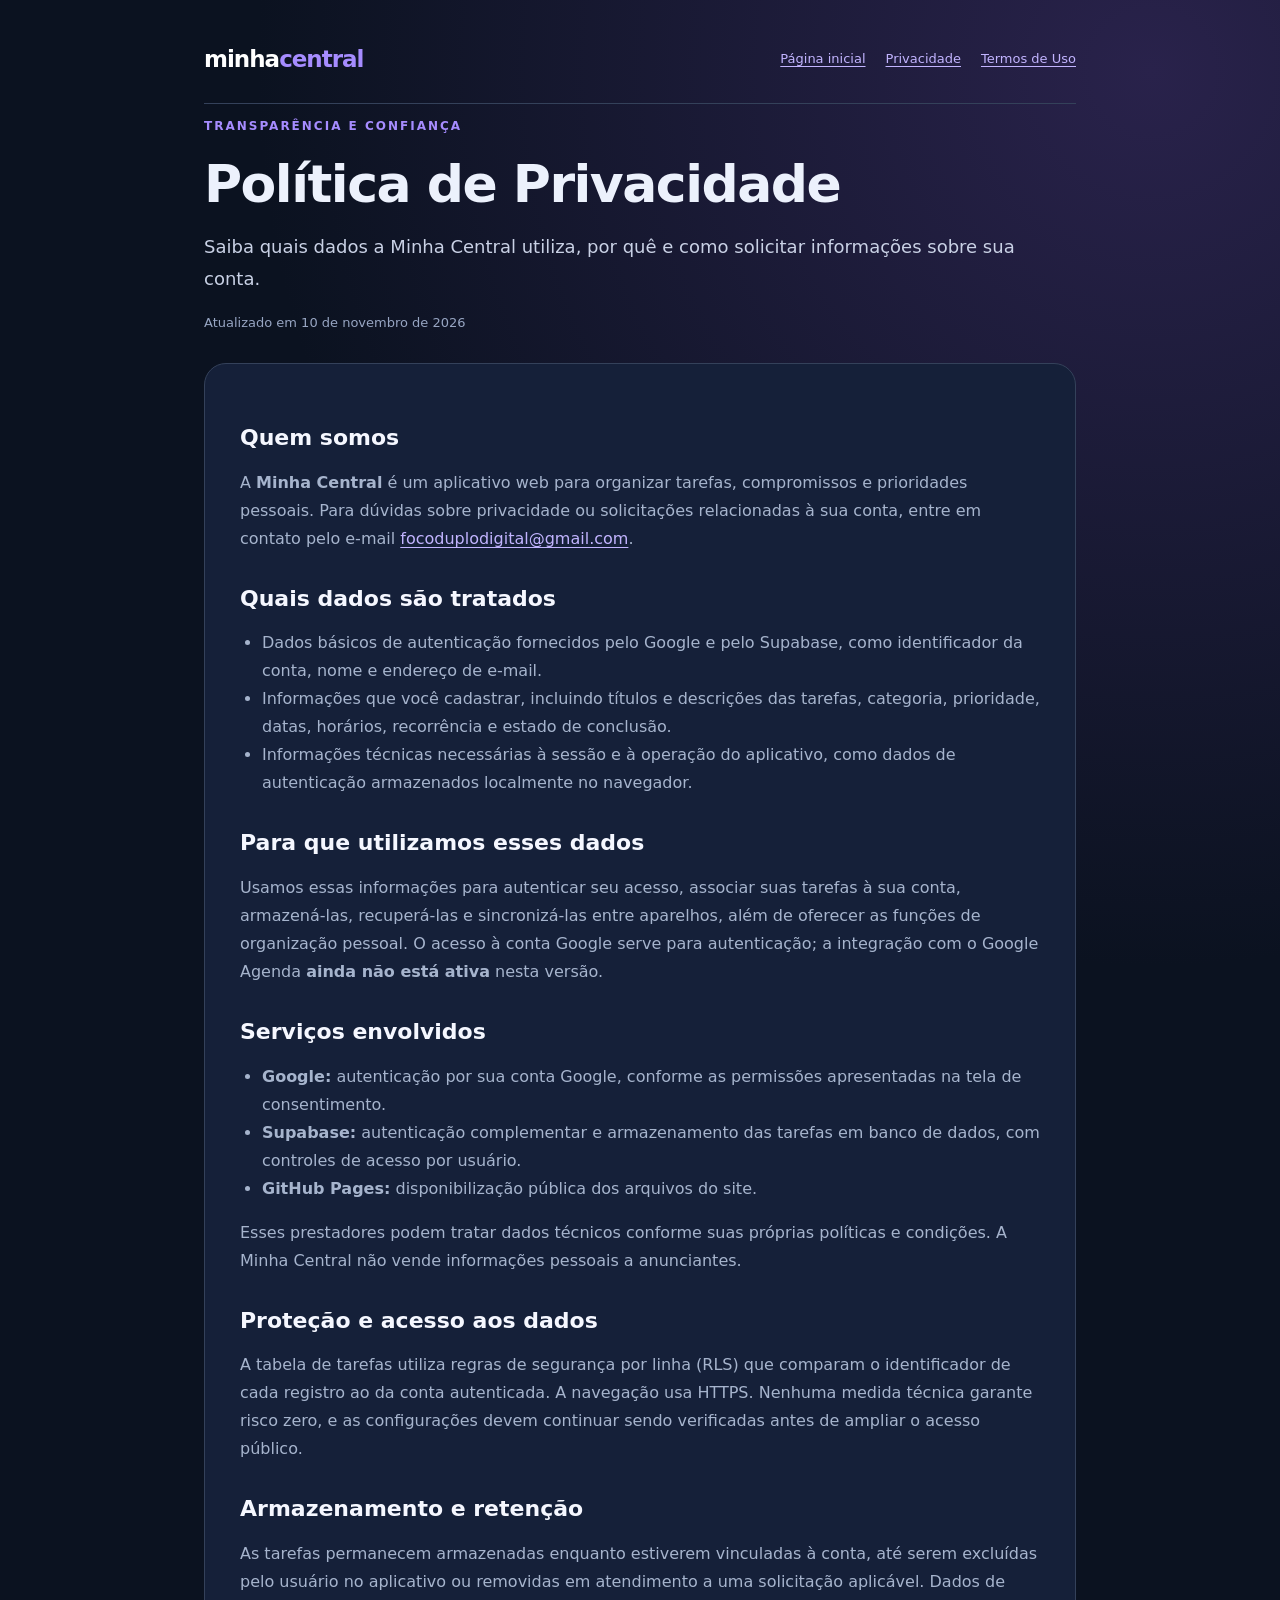
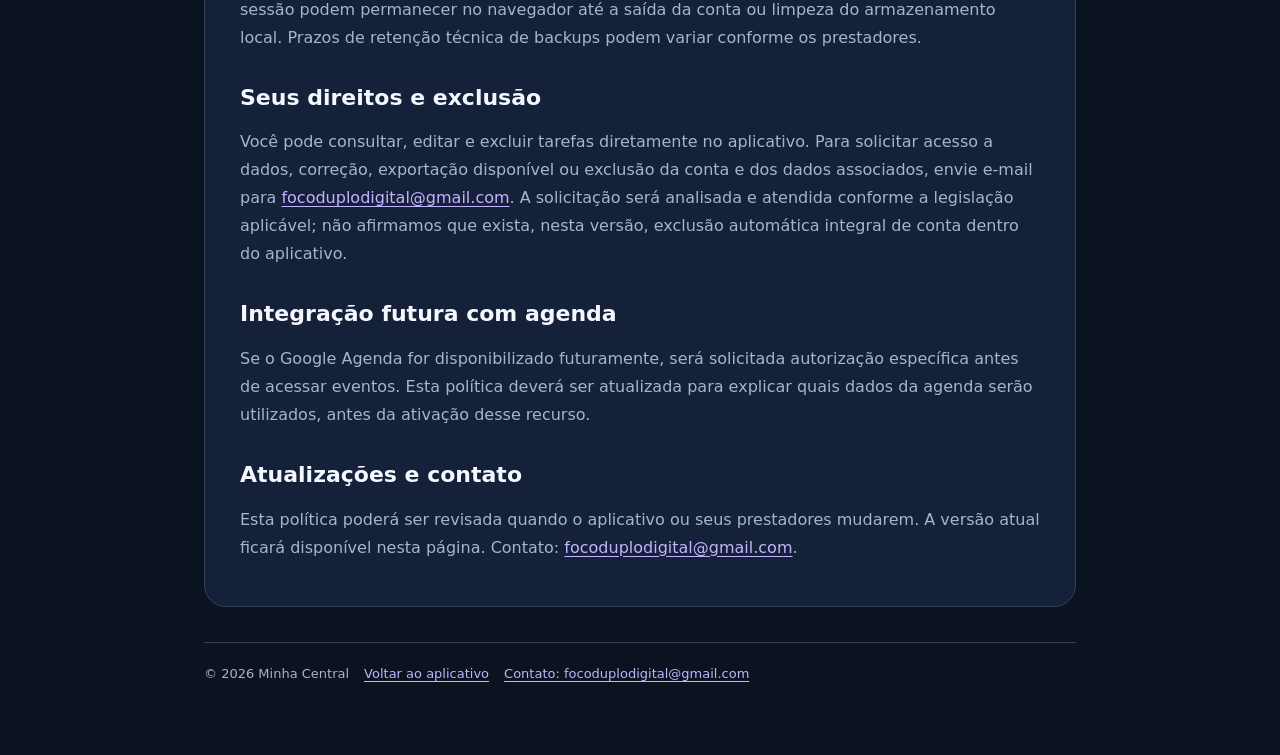
<file: privacidade.html>
<!doctype html><html lang="pt-BR"><head><meta charset="utf-8"><meta name="viewport" content="width=device-width,initial-scale=1"><meta name="theme-color" content="#0b1220"><meta name="description" content="Política de Privacidade da Minha Central."><link rel="icon" href="icon.svg" type="image/svg+xml"><link rel="stylesheet" href="legal.css"><title>Política de Privacidade | Minha Central</title></head><body><div class="wrap"><header class="nav"><a class="logo" href="./">minha<span>central</span></a><nav class="navlinks" aria-label="Navegação"><a href="./">Página inicial</a><a href="privacidade.html">Privacidade</a><a href="termos.html">Termos de Uso</a></nav></header><main><p class="eyebrow">TRANSPARÊNCIA E CONFIANÇA</p><h1>Política de Privacidade</h1><p class="intro">Saiba quais dados a Minha Central utiliza, por quê e como solicitar informações sobre sua conta.</p><p class="stamp">Atualizado em 10 de novembro de 2026</p><article class="sheet"><h2>Quem somos</h2>
<p>A <strong>Minha Central</strong> é um aplicativo web para organizar tarefas, compromissos e prioridades pessoais. Para dúvidas sobre privacidade ou solicitações relacionadas à sua conta, entre em contato pelo e-mail <a href="mailto:focoduplodigital@gmail.com">focoduplodigital@gmail.com</a>.</p>
<h2>Quais dados são tratados</h2>
<ul><li>Dados básicos de autenticação fornecidos pelo Google e pelo Supabase, como identificador da conta, nome e endereço de e-mail.</li><li>Informações que você cadastrar, incluindo títulos e descrições das tarefas, categoria, prioridade, datas, horários, recorrência e estado de conclusão.</li><li>Informações técnicas necessárias à sessão e à operação do aplicativo, como dados de autenticação armazenados localmente no navegador.</li></ul>
<h2>Para que utilizamos esses dados</h2>
<p>Usamos essas informações para autenticar seu acesso, associar suas tarefas à sua conta, armazená-las, recuperá-las e sincronizá-las entre aparelhos, além de oferecer as funções de organização pessoal. O acesso à conta Google serve para autenticação; a integração com o Google Agenda <strong>ainda não está ativa</strong> nesta versão.</p>
<h2>Serviços envolvidos</h2>
<ul><li><strong>Google:</strong> autenticação por sua conta Google, conforme as permissões apresentadas na tela de consentimento.</li><li><strong>Supabase:</strong> autenticação complementar e armazenamento das tarefas em banco de dados, com controles de acesso por usuário.</li><li><strong>GitHub Pages:</strong> disponibilização pública dos arquivos do site.</li></ul><p>Esses prestadores podem tratar dados técnicos conforme suas próprias políticas e condições. A Minha Central não vende informações pessoais a anunciantes.</p>
<h2>Proteção e acesso aos dados</h2>
<p>A tabela de tarefas utiliza regras de segurança por linha (RLS) que comparam o identificador de cada registro ao da conta autenticada. A navegação usa HTTPS. Nenhuma medida técnica garante risco zero, e as configurações devem continuar sendo verificadas antes de ampliar o acesso público.</p>
<h2>Armazenamento e retenção</h2>
<p>As tarefas permanecem armazenadas enquanto estiverem vinculadas à conta, até serem excluídas pelo usuário no aplicativo ou removidas em atendimento a uma solicitação aplicável. Dados de sessão podem permanecer no navegador até a saída da conta ou limpeza do armazenamento local. Prazos de retenção técnica de backups podem variar conforme os prestadores.</p>
<h2>Seus direitos e exclusão</h2>
<p>Você pode consultar, editar e excluir tarefas diretamente no aplicativo. Para solicitar acesso a dados, correção, exportação disponível ou exclusão da conta e dos dados associados, envie e-mail para <a href="mailto:focoduplodigital@gmail.com">focoduplodigital@gmail.com</a>. A solicitação será analisada e atendida conforme a legislação aplicável; não afirmamos que exista, nesta versão, exclusão automática integral de conta dentro do aplicativo.</p>
<h2>Integração futura com agenda</h2>
<p>Se o Google Agenda for disponibilizado futuramente, será solicitada autorização específica antes de acessar eventos. Esta política deverá ser atualizada para explicar quais dados da agenda serão utilizados, antes da ativação desse recurso.</p>
<h2>Atualizações e contato</h2>
<p>Esta política poderá ser revisada quando o aplicativo ou seus prestadores mudarem. A versão atual ficará disponível nesta página. Contato: <a href="mailto:focoduplodigital@gmail.com">focoduplodigital@gmail.com</a>.</p></article></main><footer class="foot"><span>© 2026 Minha Central</span><a href="./">Voltar ao aplicativo</a><a href="mailto:focoduplodigital@gmail.com">Contato: focoduplodigital@gmail.com</a></footer></div></body></html>
</file>
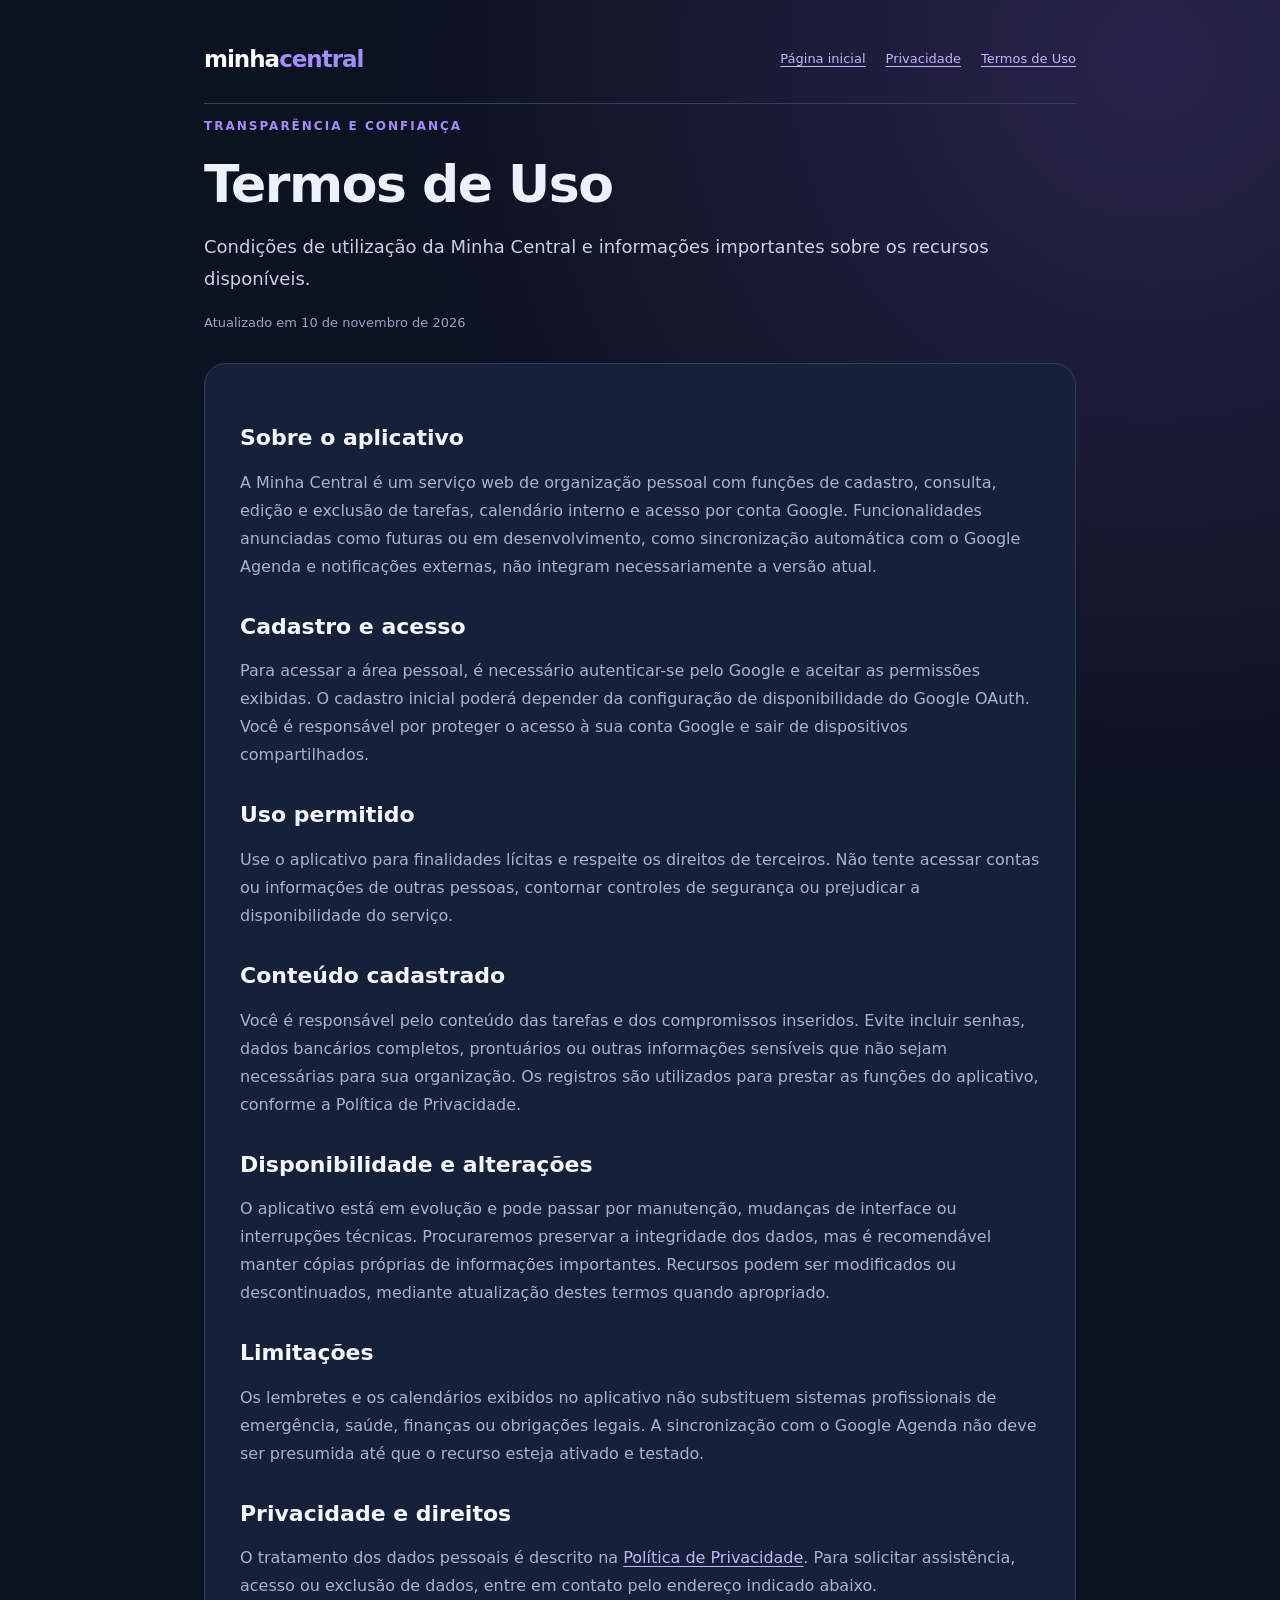
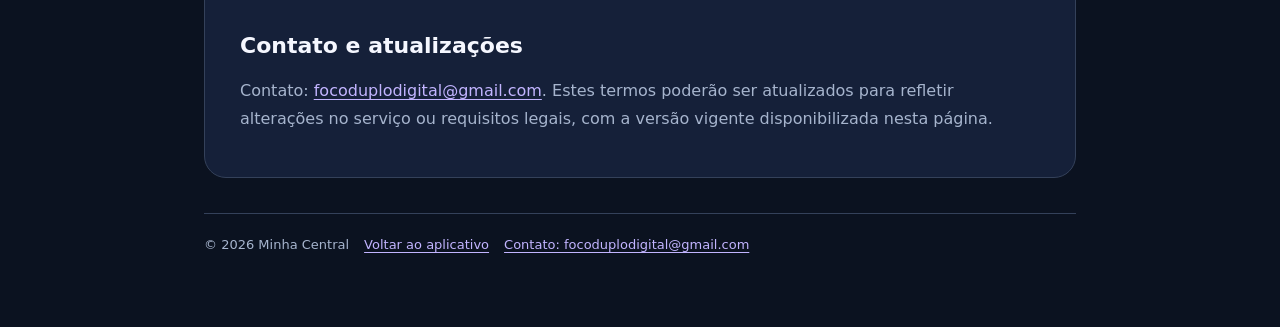
<file: termos.html>
<!doctype html><html lang="pt-BR"><head><meta charset="utf-8"><meta name="viewport" content="width=device-width,initial-scale=1"><meta name="theme-color" content="#0b1220"><meta name="description" content="Termos de Uso da Minha Central."><link rel="icon" href="icon.svg" type="image/svg+xml"><link rel="stylesheet" href="legal.css"><title>Termos de Uso | Minha Central</title></head><body><div class="wrap"><header class="nav"><a class="logo" href="./">minha<span>central</span></a><nav class="navlinks" aria-label="Navegação"><a href="./">Página inicial</a><a href="privacidade.html">Privacidade</a><a href="termos.html">Termos de Uso</a></nav></header><main><p class="eyebrow">TRANSPARÊNCIA E CONFIANÇA</p><h1>Termos de Uso</h1><p class="intro">Condições de utilização da Minha Central e informações importantes sobre os recursos disponíveis.</p><p class="stamp">Atualizado em 10 de novembro de 2026</p><article class="sheet"><h2>Sobre o aplicativo</h2>
<p>A Minha Central é um serviço web de organização pessoal com funções de cadastro, consulta, edição e exclusão de tarefas, calendário interno e acesso por conta Google. Funcionalidades anunciadas como futuras ou em desenvolvimento, como sincronização automática com o Google Agenda e notificações externas, não integram necessariamente a versão atual.</p>
<h2>Cadastro e acesso</h2>
<p>Para acessar a área pessoal, é necessário autenticar-se pelo Google e aceitar as permissões exibidas. O cadastro inicial poderá depender da configuração de disponibilidade do Google OAuth. Você é responsável por proteger o acesso à sua conta Google e sair de dispositivos compartilhados.</p>
<h2>Uso permitido</h2>
<p>Use o aplicativo para finalidades lícitas e respeite os direitos de terceiros. Não tente acessar contas ou informações de outras pessoas, contornar controles de segurança ou prejudicar a disponibilidade do serviço.</p>
<h2>Conteúdo cadastrado</h2>
<p>Você é responsável pelo conteúdo das tarefas e dos compromissos inseridos. Evite incluir senhas, dados bancários completos, prontuários ou outras informações sensíveis que não sejam necessárias para sua organização. Os registros são utilizados para prestar as funções do aplicativo, conforme a Política de Privacidade.</p>
<h2>Disponibilidade e alterações</h2>
<p>O aplicativo está em evolução e pode passar por manutenção, mudanças de interface ou interrupções técnicas. Procuraremos preservar a integridade dos dados, mas é recomendável manter cópias próprias de informações importantes. Recursos podem ser modificados ou descontinuados, mediante atualização destes termos quando apropriado.</p>
<h2>Limitações</h2>
<p>Os lembretes e os calendários exibidos no aplicativo não substituem sistemas profissionais de emergência, saúde, finanças ou obrigações legais. A sincronização com o Google Agenda não deve ser presumida até que o recurso esteja ativado e testado.</p>
<h2>Privacidade e direitos</h2>
<p>O tratamento dos dados pessoais é descrito na <a href="privacidade.html">Política de Privacidade</a>. Para solicitar assistência, acesso ou exclusão de dados, entre em contato pelo endereço indicado abaixo.</p>
<h2>Contato e atualizações</h2>
<p>Contato: <a href="mailto:focoduplodigital@gmail.com">focoduplodigital@gmail.com</a>. Estes termos poderão ser atualizados para refletir alterações no serviço ou requisitos legais, com a versão vigente disponibilizada nesta página.</p></article></main><footer class="foot"><span>© 2026 Minha Central</span><a href="./">Voltar ao aplicativo</a><a href="mailto:focoduplodigital@gmail.com">Contato: focoduplodigital@gmail.com</a></footer></div></body></html>
</file>
<file: legal.css>
:root{color-scheme:dark;--bg:#0b1220;--panel:#172238;--border:#34415a;--text:#ecf1fc;--muted:#a6b4cd;--purple:#a68cff}
*{box-sizing:border-box}body{margin:0;background:radial-gradient(circle at 90% 3%,#29224b 0,transparent 35%),var(--bg);color:var(--text);font:16px/1.75 system-ui,-apple-system,Segoe UI,Arial,sans-serif}
a{color:#c2b4ff;text-underline-offset:3px}a:hover{color:white}.wrap{max-width:920px;margin:auto;padding:25px 24px 70px}.nav{display:flex;align-items:center;justify-content:space-between;gap:16px;border-bottom:1px solid var(--border);padding:14px 0 24px;flex-wrap:wrap}.logo{font-size:23px;font-weight:850;letter-spacing:-1px;color:white;text-decoration:none}.logo span{color:var(--purple)}.navlinks{display:flex;gap:20px;flex-wrap:wrap;font-size:13px}h1{font-size:clamp(32px,5vw,52px);line-height:1.12;letter-spacing:-1.5px;margin:18px 0}h2{font-size:22px;line-height:1.3;margin:32px 0 11px;color:#f5f7ff}p,li{color:var(--muted)}.intro{font-size:18px;color:#c9d1e5}.eyebrow{color:var(--purple);font-size:12px;letter-spacing:2px;font-weight:800}.sheet{padding:28px 35px;background:#152039;border:1px solid var(--border);border-radius:22px;margin-top:28px}.sheet ul{padding-left:22px}.stamp{color:#97a5c2;font-size:13px}.notice{background:#252448;border-left:3px solid var(--purple);border-radius:8px;padding:12px 16px;color:#ced8ed;margin:20px 0}.foot{display:flex;gap:15px;flex-wrap:wrap;margin-top:35px;padding-top:20px;border-top:1px solid var(--border);font-size:13px;color:var(--muted)}@media(max-width:560px){.wrap{padding:15px 17px 50px}.sheet{padding:18px}.nav{align-items:flex-start}}
</file>
